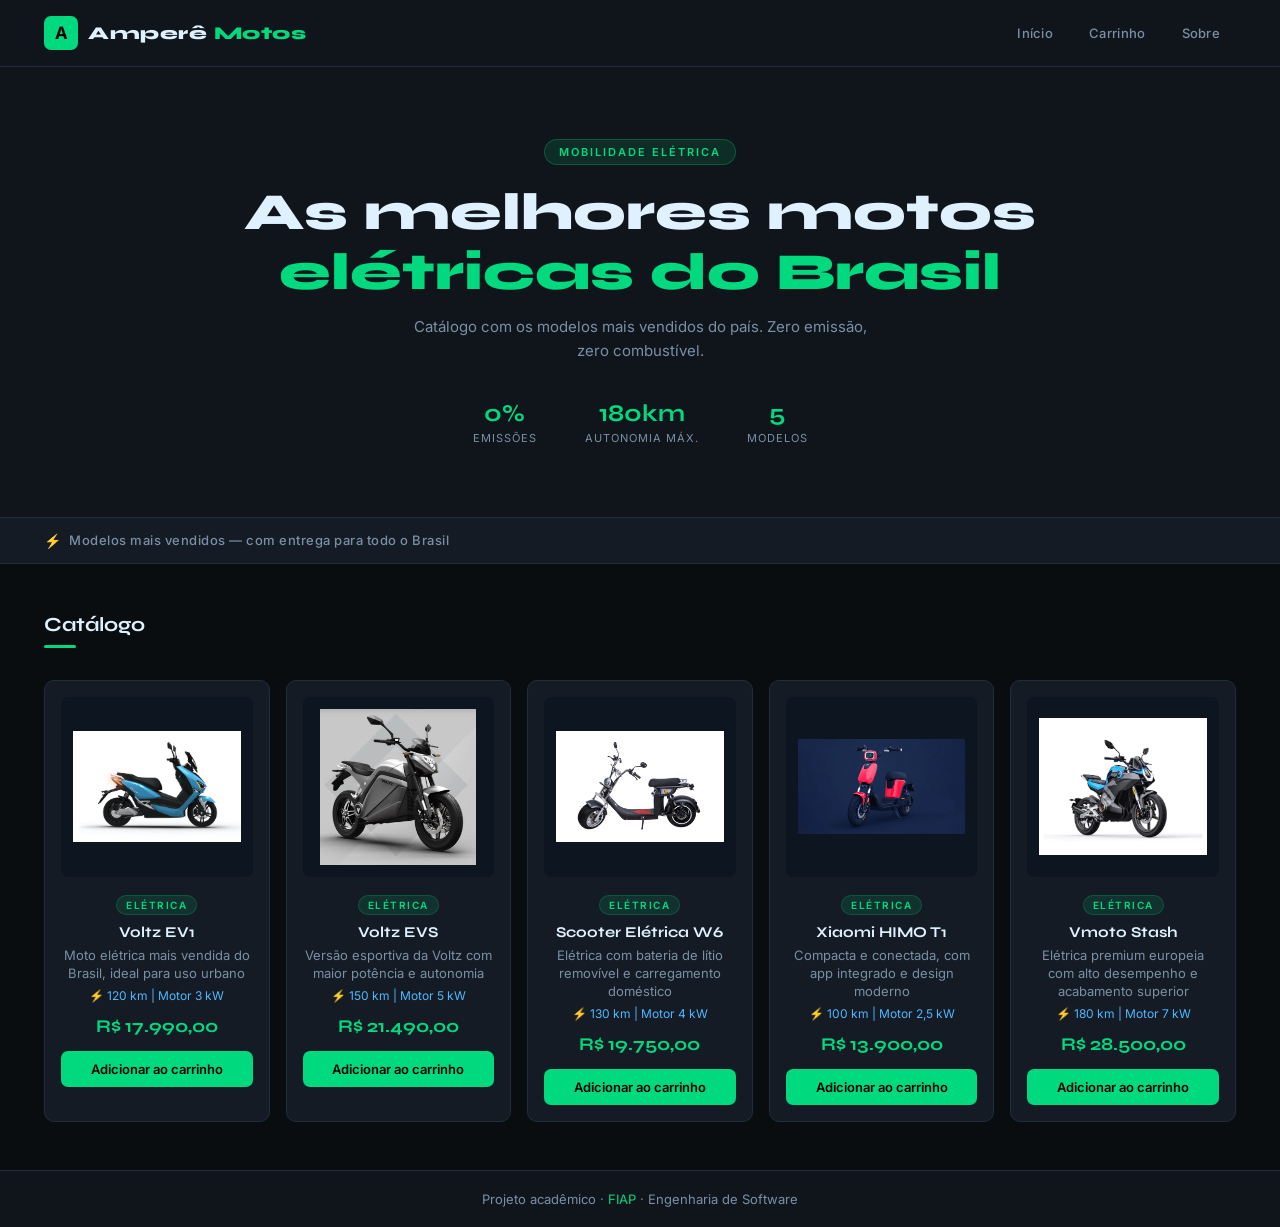
<file: index.html>
<!DOCTYPE html>
<html lang="pt-BR">
<head>
  <meta charset="UTF-8">
  <meta name="viewport" content="width=device-width, initial-scale=1.0">
  <title>Amperê Motos | Motos Elétricas</title>
  <link rel="stylesheet" href="./src/css/estilo.css">
  <link rel="preconnect" href="https://fonts.googleapis.com">
  <link rel="preconnect" href="https://fonts.gstatic.com" crossorigin>
  <link href="https://fonts.googleapis.com/css2?family=Inter:wght@400;500;600&family=Syne:wght@600;700;800&display=swap" rel="stylesheet">
</head>
<body>

  <header>
    <div class="logo">
      <div class="logo-icon">A</div>
      <h1>Amperê <span>Motos</span></h1>
    </div>
    <nav>
      <a href="index.html">Início</a>
      <a href="./pages/loja.html">Carrinho</a>
      <a href="./pages/sobre.html">Sobre</a>
    </nav>
  </header>

  <main>

    <section class="banner">
      <span class="banner-badge">Mobilidade Elétrica</span>
      <h2>As melhores motos<br><span class="destaque">elétricas do Brasil</span></h2>
      <p>Catálogo com os modelos mais vendidos do país. Zero emissão, zero combustível.</p>

      <div class="banner-stats">
        <div class="stat">
          <div class="stat-num">0%</div>
          <div class="stat-label">Emissões</div>
        </div>
        <div class="stat">
          <div class="stat-num">180km</div>
          <div class="stat-label">Autonomia máx.</div>
        </div>
        <div class="stat">
          <div class="stat-num">5</div>
          <div class="stat-label">Modelos</div>
        </div>
      </div>
       </section>

    <section class="abaixo">
      <h2>Modelos mais vendidos — com entrega para todo o Brasil</h2>
    </section>

    <section class="produtos">
      <h2>Catálogo</h2>
      <div class="section-divider"></div>
      <div id="produtos-container" class="cards-container"></div>
    </section>

  </main>

  <footer>
    <p>Projeto acadêmico · <span>FIAP</span> · Engenharia de Software</p>
  </footer>

  <script src="./src/js/script.js"></script>
</body>
</html>
</file>
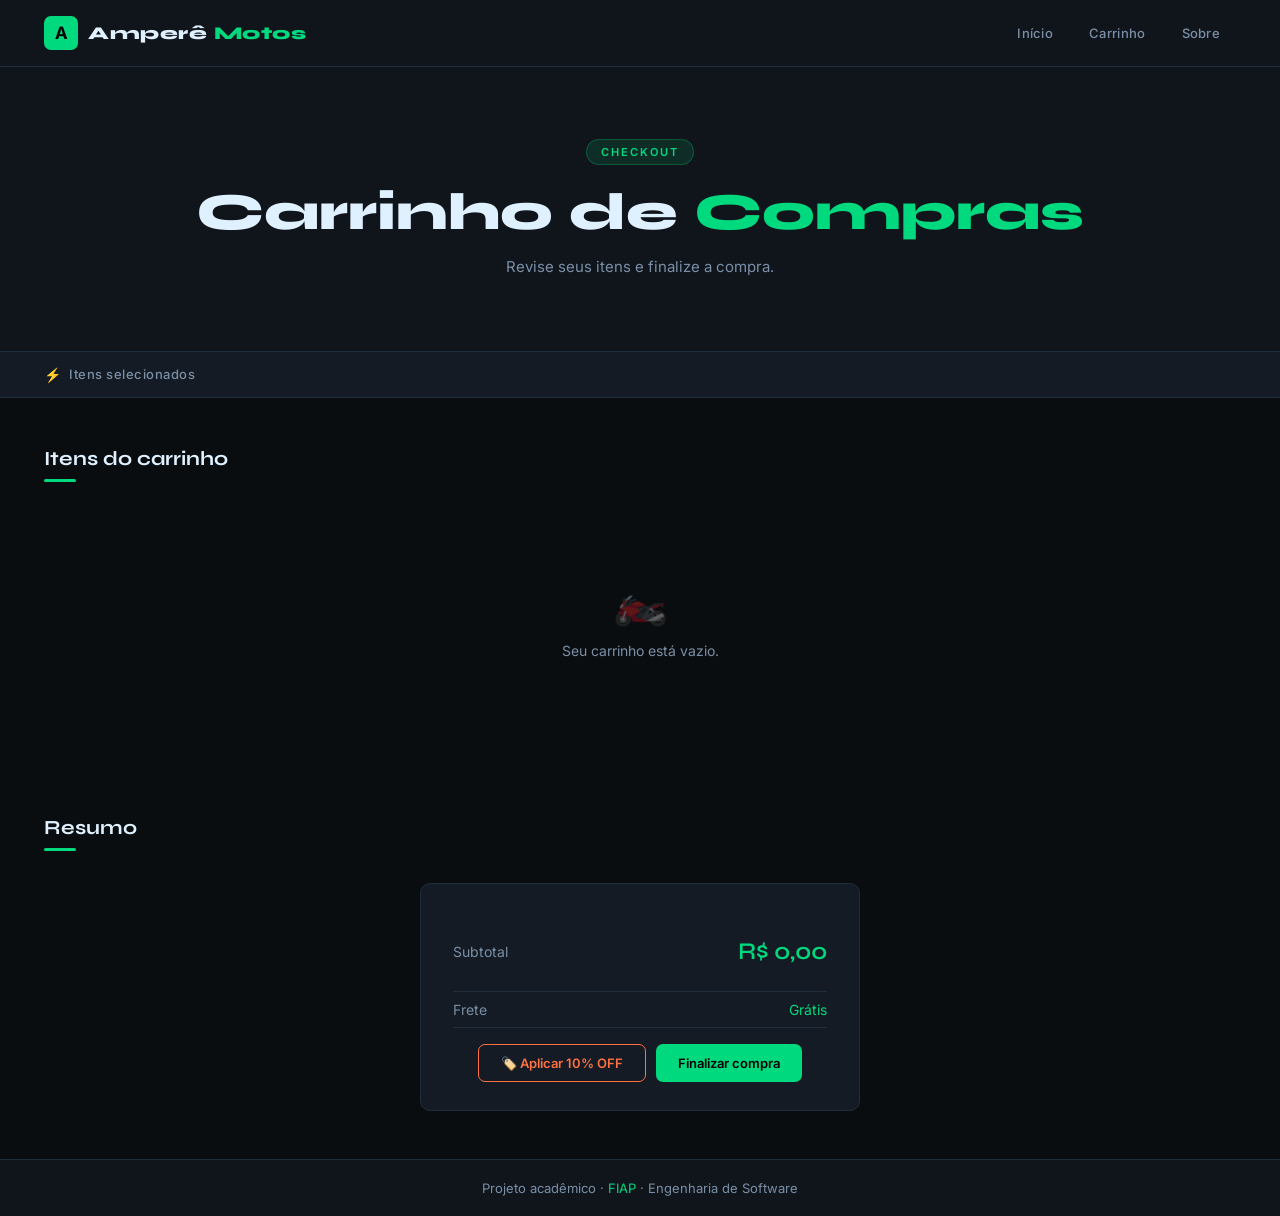
<file: pages/loja.html>
<!DOCTYPE html>
<html lang="pt-BR">
<head>
  <meta charset="UTF-8">
  <meta name="viewport" content="width=device-width, initial-scale=1.0">
  <title>Amperê Motos | Carrinho</title>
  <link rel="stylesheet" href="../src/css/estilo.css">
  <link rel="preconnect" href="https://fonts.googleapis.com">
  <link rel="preconnect" href="https://fonts.gstatic.com" crossorigin>
  <link href="https://fonts.googleapis.com/css2?family=Inter:wght@400;500;600&family=Syne:wght@600;700;800&display=swap" rel="stylesheet">
</head>
<body>

  <header>
    <div class="logo">
      <div class="logo-icon">A</div>
      <h1>Amperê <span>Motos</span></h1>
    </div>
    <nav>
      <a href="../index.html">Início</a>
      <a href="./loja.html">Carrinho</a>
      <a href="./sobre.html">Sobre</a>
    </nav>
  </header>
  <main>

    <section class="banner">
      <span class="banner-badge">Checkout</span>
      <h2>Carrinho de <span class="destaque">Compras</span></h2>
      <p>Revise seus itens e finalize a compra.</p>
    </section>

    <section class="abaixo">
      <h2>Itens selecionados</h2>
    </section>

    <section id="carrinho-lista">
      <div style="margin-bottom:24px;">
        <h2 style="font-family:'Syne',sans-serif;font-size:20px;font-weight:700;color:#DFF0FF;">Itens do carrinho</h2>
        <div class="section-divider"></div>
      </div>
      <div id="carrinho-container" class="cards-container"></div>
    </section>

    <section class="produtos">
      <h2>Resumo</h2>
      <div class="section-divider"></div>

      <div class="resumo-box">
        <div class="resumo-linha">
          <span>Subtotal</span>
          <span style="color:#DFF0FF;font-weight:600;" id="total">R$ 0,00</span>
        </div>
        <div class="resumo-linha">
          <span>Frete</span>
          <span style="color:#00D97E;">Grátis</span>
        </div>

        <div class="botoes">
          <button class="btn-desconto" onclick="aplicarDesconto()">🏷️ Aplicar 10% OFF</button>
          <button class="btn-finalizar" onclick="alert('Compra finalizada! Obrigado pela preferência ⚡')">Finalizar compra</button>
        </div>
      </div>
    </section>
    
  </main>

  <footer>
    <p>Projeto acadêmico · <span>FIAP</span> · Engenharia de Software</p>
  </footer>

  <script src="../src/js/script.js"></script>
</body>
</html>
</file>
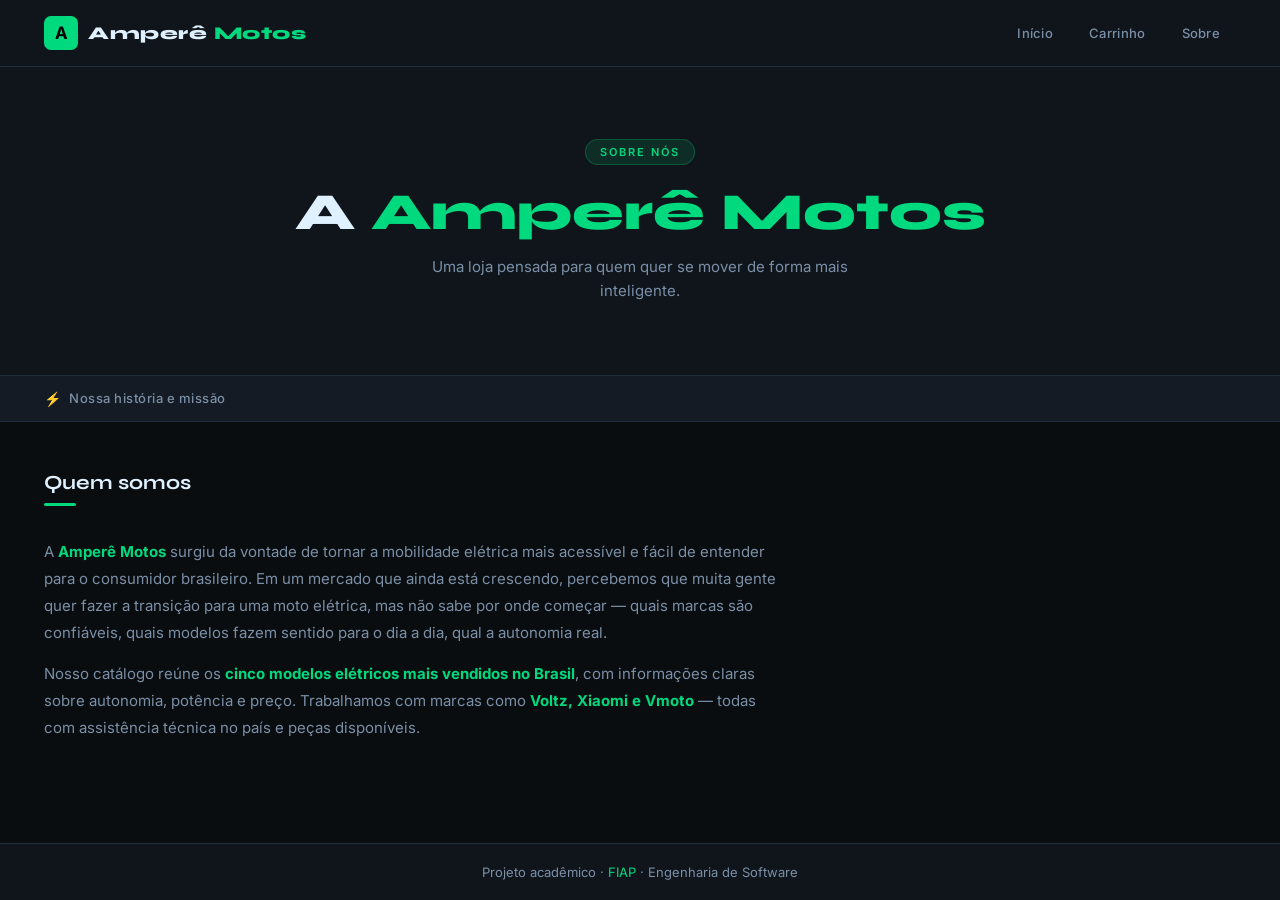
<file: pages/sobre.html>
<!DOCTYPE html>
<html lang="pt-BR">
<head>
  <meta charset="UTF-8">
  <meta name="viewport" content="width=device-width, initial-scale=1.0">
  <title>Amperê Motos | Sobre</title>
  <link rel="stylesheet" href="../src/css/estilo.css">
  <link rel="preconnect" href="https://fonts.googleapis.com">
  <link rel="preconnect" href="https://fonts.gstatic.com" crossorigin>
  <link href="https://fonts.googleapis.com/css2?family=Inter:wght@400;500;600&family=Syne:wght@600;700;800&display=swap" rel="stylesheet">
</head>
<body>

  <header>
    <div class="logo">
      <div class="logo-icon">A</div>
      <h1>Amperê <span>Motos</span></h1>
    </div>
    <nav>
      <a href="../index.html">Início</a>
      <a href="./loja.html">Carrinho</a>
      <a href="./sobre.html">Sobre</a>
    </nav>
  </header>

  <main>

    <section class="banner">
      <span class="banner-badge">Sobre nós</span>
      <h2>A <span class="destaque">Amperê Motos</span></h2>
      <p>Uma loja pensada para quem quer se mover de forma mais inteligente.</p>
    </section>

    <section class="abaixo">
      <h2>Nossa história e missão</h2>
    </section>

    <section class="sobre">
      <h2>Quem somos</h2>
      <div class="section-divider"></div>

      <p>A <strong>Amperê Motos</strong> surgiu da vontade de tornar a mobilidade elétrica mais acessível e fácil de entender para o consumidor brasileiro. Em um mercado que ainda está crescendo, percebemos que muita gente quer fazer a transição para uma moto elétrica, mas não sabe por onde começar — quais marcas são confiáveis, quais modelos fazem sentido para o dia a dia, qual a autonomia real.</p>

      <p>Nosso catálogo reúne os <strong>cinco modelos elétricos mais vendidos no Brasil</strong>, com informações claras sobre autonomia, potência e preço. Trabalhamos com marcas como <strong>Voltz, Xiaomi e Vmoto</strong> — todas com assistência técnica no país e peças disponíveis.</p>


  </main>

  <footer>
    <p>Projeto acadêmico · <span>FIAP</span> · Engenharia de Software</p>
  </footer>

</body>
</html>
</file>
<file: src/css/estilo.css>
@import url('https://fonts.googleapis.com/css2?family=Inter:wght@400;500;600&family=Syne:wght@600;700;800&display=swap');

:root {
  --preto: #0A0D10;
  --escuro: #10151C;
  --painel: #141B24;
  --borda: #1F2D3D;
  --verde: #00D97E;
  --verde-dim: rgba(0,217,126,0.12);
  --cinza: #7A8FA6;
  --branco: #DFF0FF;
  --laranja: #FF7043;
}

* { margin: 0; padding: 0; box-sizing: border-box; }

body {
  font-family: 'Inter', sans-serif;
  background-color: var(--preto);
  color: var(--branco);
  display: flex;
  flex-direction: column;
  min-height: 100vh;
}

main { flex: 1; }

/* HEADER */
header {
  background: var(--escuro);
  border-bottom: 1px solid var(--borda);
  display: flex;
  justify-content: space-between;
  align-items: center;
  padding: 16px 44px;
  position: sticky;
  top: 0;
  z-index: 100;
}

.logo { display: flex; align-items: center; gap: 10px; }

.logo-icon {
  width: 34px; height: 34px;
  background: var(--verde);
  border-radius: 7px;
  display: flex; align-items: center; justify-content: center;
  font-size: 17px; color: #000;
  font-weight: 700;
}

header h1 {
  font-family: 'Syne', sans-serif;
  font-size: 18px;
  font-weight: 800;
  color: var(--branco);
  letter-spacing: 0.5px;
}

header h1 span { color: var(--verde); }

nav { display: flex; gap: 4px; }

nav a {
  text-decoration: none;
  color: var(--cinza);
  padding: 7px 16px;
  border-radius: 6px;
  font-size: 13px;
  font-weight: 500;
  letter-spacing: 0.3px;
  transition: all 0.2s;
}

nav a:hover {
  color: var(--verde);
  background: var(--verde-dim);
}

/* BANNER */
.banner {
  background: var(--escuro);
  border-bottom: 1px solid var(--borda);
  padding: 72px 44px;
  text-align: center;
}

.banner-badge {
  display: inline-block;
  background: var(--verde-dim);
  border: 1px solid rgba(0,217,126,0.25);
  color: var(--verde);
  font-size: 11px;
  font-weight: 600;
  letter-spacing: 2px;
  text-transform: uppercase;
  padding: 5px 14px;
  border-radius: 20px;
  margin-bottom: 18px;
}

.banner h2 {
  font-family: 'Syne', sans-serif;
  font-size: clamp(28px, 5vw, 52px);
  font-weight: 800;
  line-height: 1.15;
  color: var(--branco);
}

.banner h2 .destaque { color: var(--verde); }

.banner p {
  color: var(--cinza);
  font-size: 15px;
  margin-top: 12px;
  max-width: 460px;
  margin-left: auto;
  margin-right: auto;
  line-height: 1.6;
}

.banner-stats {
  display: flex;
  justify-content: center;
  gap: 48px;
  margin-top: 36px;
}

.stat-num {
  font-family: 'Syne', sans-serif;
  font-size: 24px;
  font-weight: 700;
  color: var(--verde);
}

.stat-label {
  font-size: 11px;
  color: var(--cinza);
  letter-spacing: 1px;
  text-transform: uppercase;
  margin-top: 3px;
}

/* FAIXA */
.abaixo {
  background: var(--painel);
  border-bottom: 1px solid var(--borda);
  padding: 14px 44px;
  display: flex;
  align-items: center;
  gap: 8px;
}

.abaixo h2 {
  font-family: 'Inter', sans-serif;
  font-size: 13px;
  font-weight: 500;
  letter-spacing: 0.5px;
  color: var(--cinza);
}

.abaixo::before { content: '⚡'; font-size: 14px; }

/* SEÇÕES */
.produtos { padding: 48px 44px; }

.produtos > h2, .sobre > h2 {
  font-family: 'Syne', sans-serif;
  font-size: 20px;
  font-weight: 700;
  color: var(--branco);
  margin-bottom: 6px;
}

.section-divider {
  width: 32px; height: 3px;
  background: var(--verde);
  border-radius: 2px;
  margin: 8px 0 32px;
}

/* CARDS */
.cards-container {
  display: grid;
  grid-template-columns: repeat(auto-fill, minmax(220px, 1fr));
  gap: 16px;
}

.card {
  background: var(--painel);
  border: 1px solid var(--borda);
  border-radius: 10px;
  padding: 16px;
  text-align: center;
  transition: border-color 0.2s, transform 0.2s;
}

.card:hover {
  border-color: rgba(0,217,126,0.35);
  transform: translateY(-4px);
}

.card img {
  width: 100%;
  height: 180px;
  object-fit: contain;
  background: #0D1520;
  border-radius: 7px;
  padding: 12px;
  margin-bottom: 12px;
}

.card-tag {
  display: inline-block;
  background: var(--verde-dim);
  border: 1px solid rgba(0,217,126,0.2);
  color: var(--verde);
  font-size: 10px;
  font-weight: 600;
  letter-spacing: 1.5px;
  text-transform: uppercase;
  padding: 3px 9px;
  border-radius: 20px;
  margin-bottom: 8px;
}

.card h3 {
  font-family: 'Syne', sans-serif;
  font-size: 15px;
  font-weight: 700;
  color: var(--branco);
  margin-bottom: 5px;
}

.card .descricao { font-size: 13px; color: var(--cinza); margin-bottom: 6px; line-height: 1.4; }
.card .autonomia { font-size: 12px; color: #4DB8FF; margin-bottom: 12px; }

.card .preco {
  font-family: 'Syne', sans-serif;
  font-size: 18px;
  font-weight: 700;
  color: var(--verde);
  margin-bottom: 14px;
}

/* BOTÕES */
button {
  background: var(--verde);
  color: #000;
  border: none;
  padding: 10px 20px;
  border-radius: 7px;
  cursor: pointer;
  font-family: 'Inter', sans-serif;
  font-size: 13px;
  font-weight: 600;
  width: 100%;
  transition: background 0.2s, transform 0.15s;
}

button:hover {
  background: #00F090;
  transform: translateY(-2px);
}

button.btn-perigo {
  background: transparent;
  color: #F44;
  border: 1px solid #F44;
  width: auto;
  font-size: 12px;
  padding: 8px 16px;
}

button.btn-perigo:hover {
  background: rgba(255,68,68,0.08);
  transform: translateY(-1px);
}

button.btn-desconto {
  background: transparent;
  color: var(--laranja);
  border: 1px solid var(--laranja);
  width: auto;
  padding: 10px 22px;
}

button.btn-desconto:hover {
  background: rgba(255,112,67,0.08);
  transform: translateY(-1px);
}

button.btn-finalizar {
  background: var(--verde);
  color: #000;
  width: auto;
  padding: 10px 22px;
}

/* CARRINHO */
#carrinho-lista { padding: 48px 44px; }

#carrinho-container { display: flex; flex-direction: column; gap: 14px; }

.carrinho-card {
  display: flex;
  align-items: center;
  gap: 20px;
  text-align: left;
}

.carrinho-card img {
  width: 150px;
  height: 110px;
  object-fit: contain;
  flex-shrink: 0;
}

.carrinho-card .info { flex: 1; }
.carrinho-card h3, .carrinho-card .descricao,
.carrinho-card .autonomia, .carrinho-card .preco { text-align: left; }
.carrinho-card .preco { font-size: 16px; margin-bottom: 10px; }

/* RESUMO */
.resumo-box {
  background: var(--painel);
  border: 1px solid var(--borda);
  border-radius: 10px;
  padding: 28px 32px;
  max-width: 440px;
  margin: 0 auto;
}

.resumo-linha {
  display: flex;
  justify-content: space-between;
  align-items: center;
  padding: 9px 0;
  border-bottom: 1px solid var(--borda);
  font-size: 14px;
  color: var(--cinza);
}

.resumo-linha:last-of-type { border: none; }

#total {
  font-family: 'Syne', sans-serif;
  font-size: 24px;
  font-weight: 700;
  color: var(--verde);
  display: block;
  text-align: center;
  margin: 16px 0;
}

.botoes {
  display: flex;
  justify-content: center;
  gap: 10px;
  flex-wrap: wrap;
  margin-top: 16px;
}

/* SOBRE */
.sobre { padding: 48px 44px; max-width: 820px; }

.sobre p {
  color: var(--cinza);
  line-height: 1.8;
  margin-bottom: 14px;
  font-size: 15px;
}

.sobre p strong { color: var(--verde); }

/* VAZIO */
.carrinho-vazio { text-align: center; padding: 60px 20px; color: var(--cinza); }
.carrinho-vazio .icone { font-size: 44px; margin-bottom: 14px; opacity: 0.35; }
.carrinho-vazio p { font-size: 14px; }

/* FOOTER */
footer {
  background: var(--escuro);
  border-top: 1px solid var(--borda);
  text-align: center;
  padding: 20px;
  color: var(--cinza);
  font-size: 13px;
}

footer span { color: var(--verde); }

/* RESPONSIVE */
@media (max-width: 640px) {
  header { flex-direction: column; gap: 12px; padding: 16px 20px; }
  .banner, .produtos, .sobre, #carrinho-lista { padding: 40px 20px; }
  .abaixo { padding: 12px 20px; }
  .banner-stats { gap: 20px; }
  .cards-container { grid-template-columns: 1fr; }
  .carrinho-card { flex-direction: column; text-align: center; }
  .carrinho-card h3, .carrinho-card .descricao,
  .carrinho-card .autonomia, .carrinho-card .preco { text-align: center; }
}
</file>
